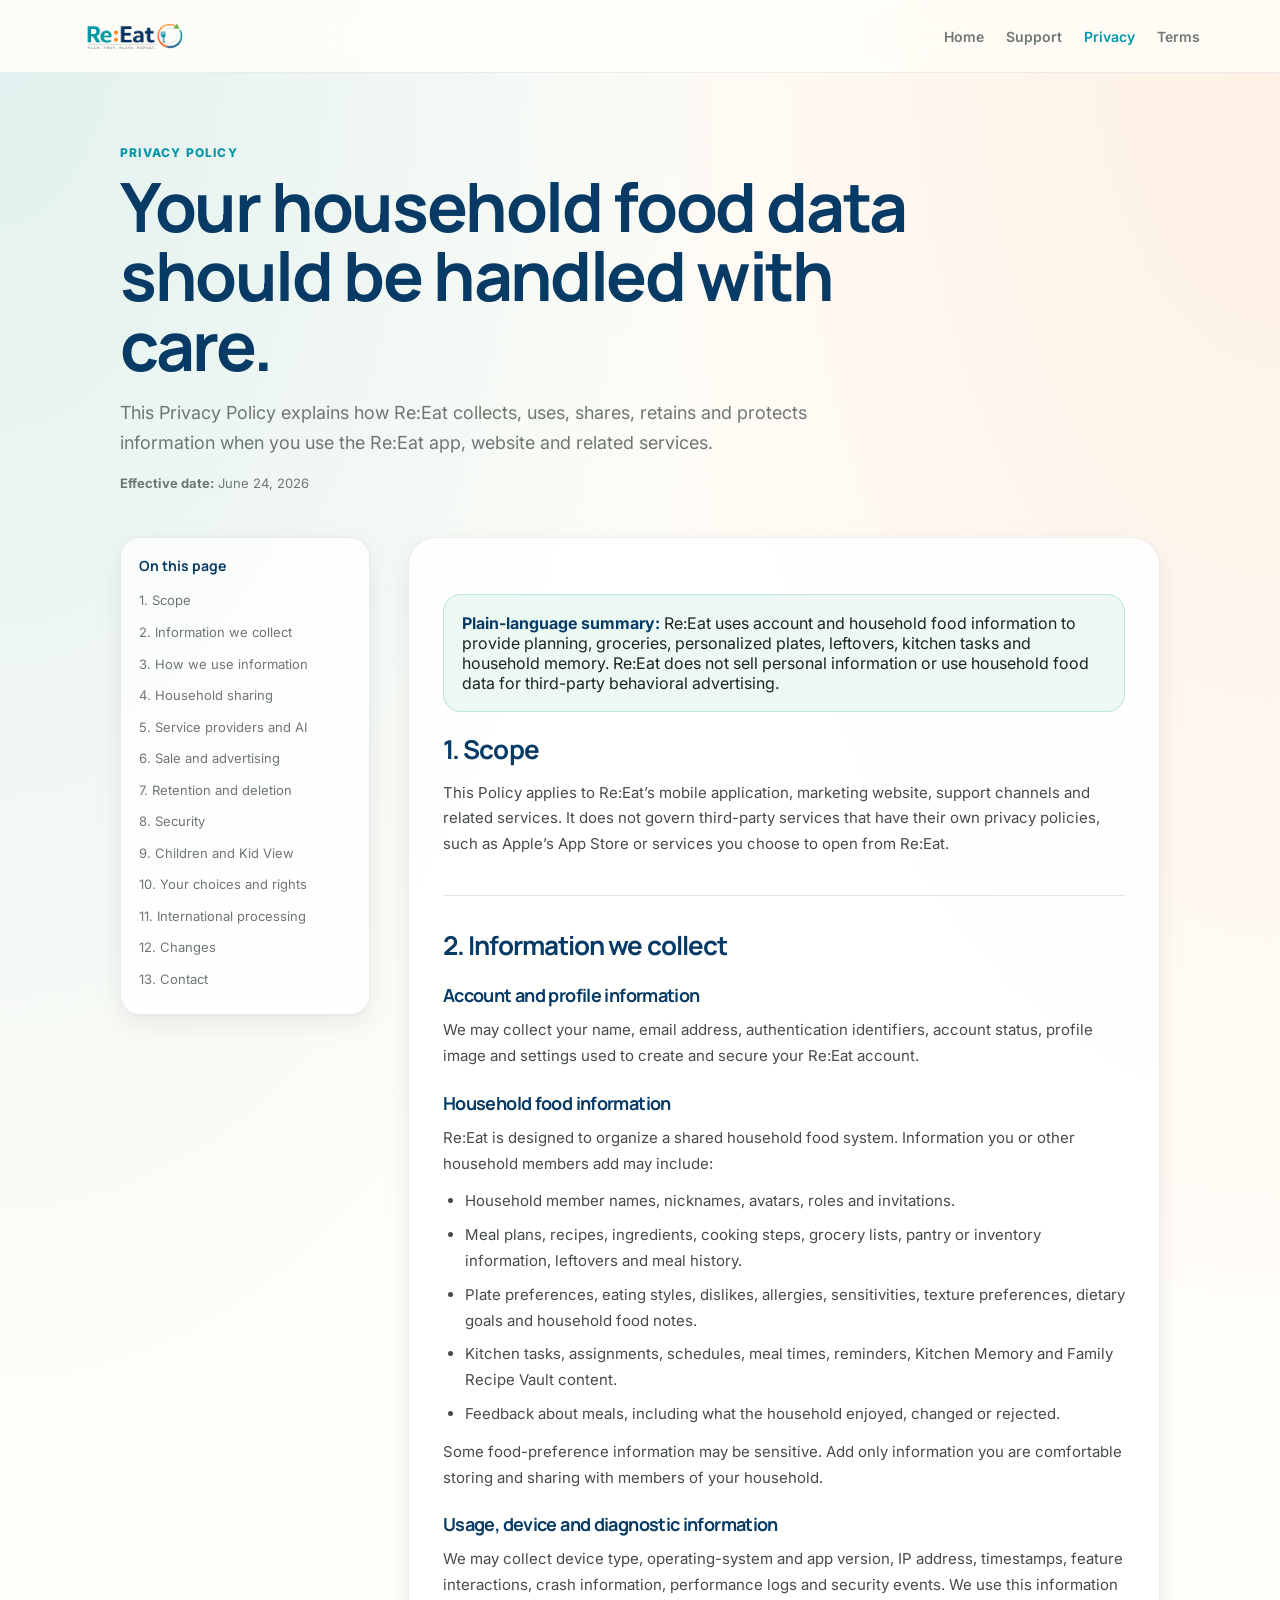
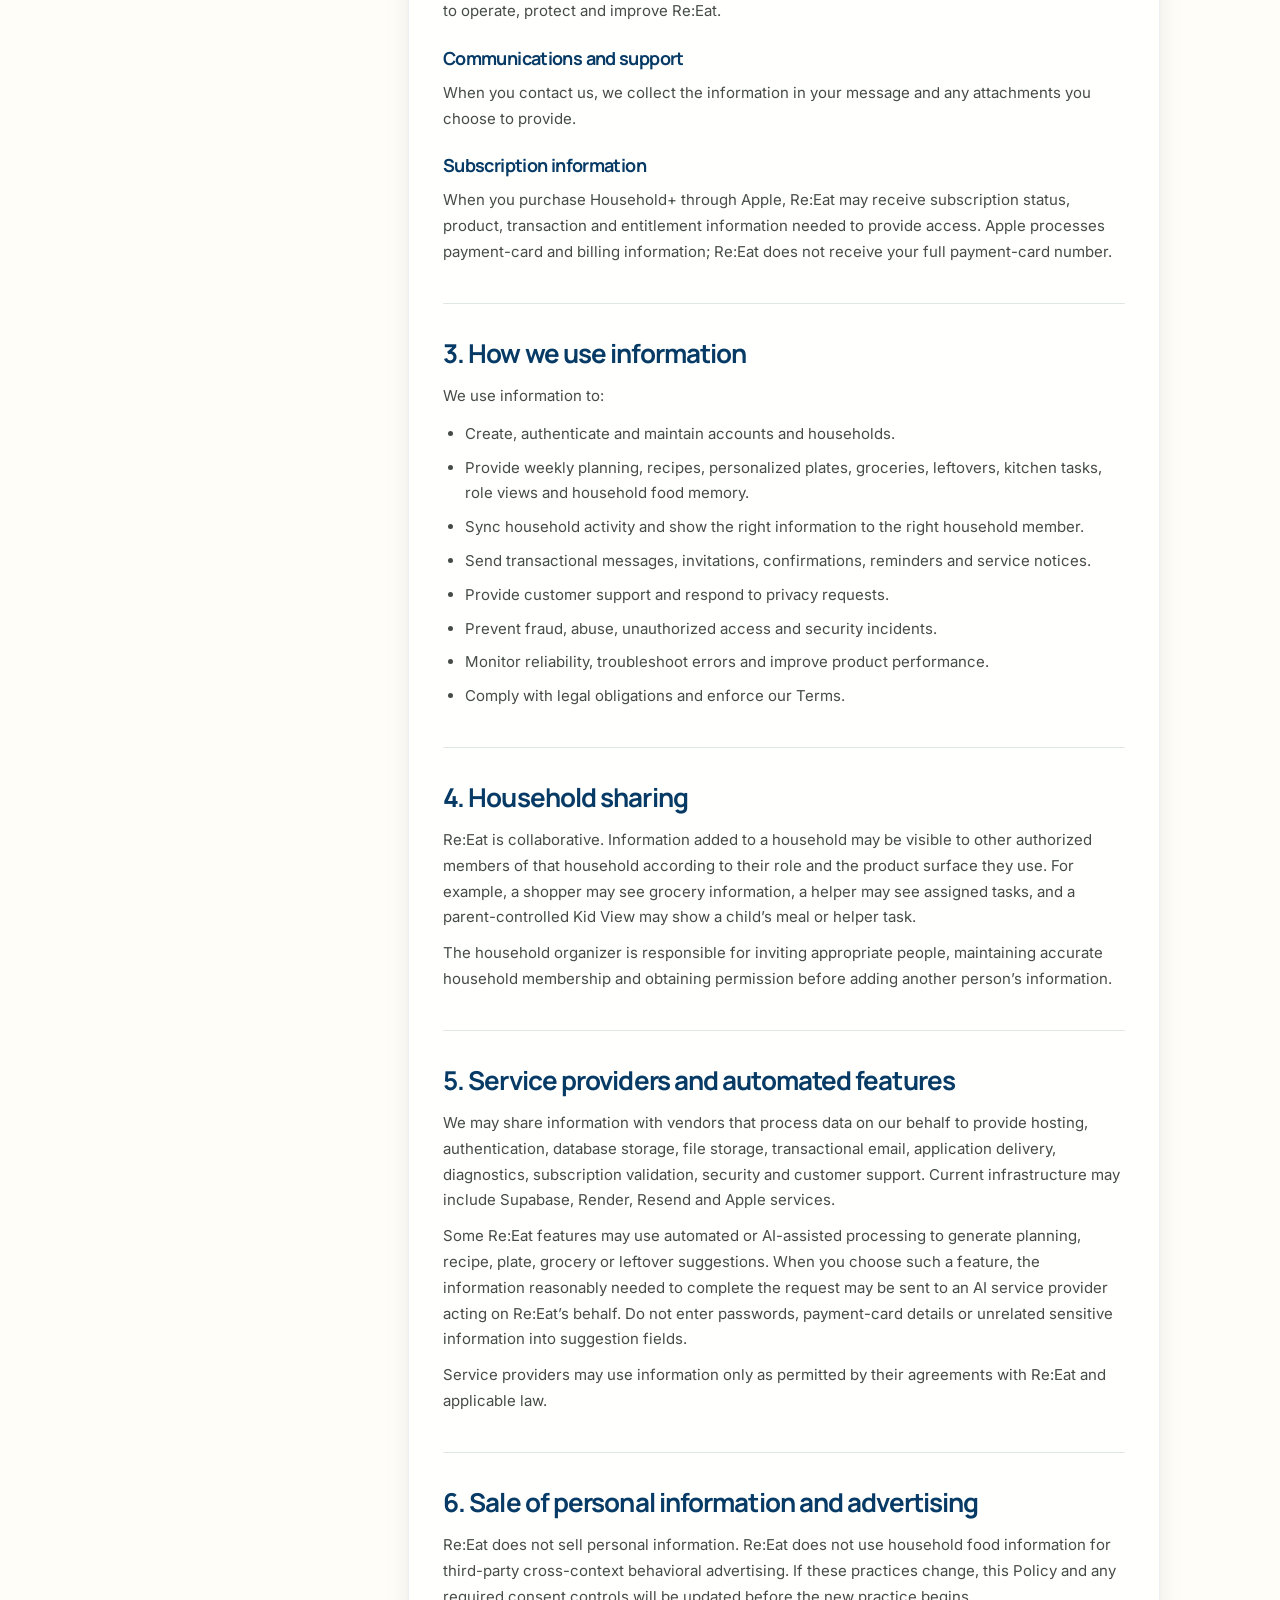
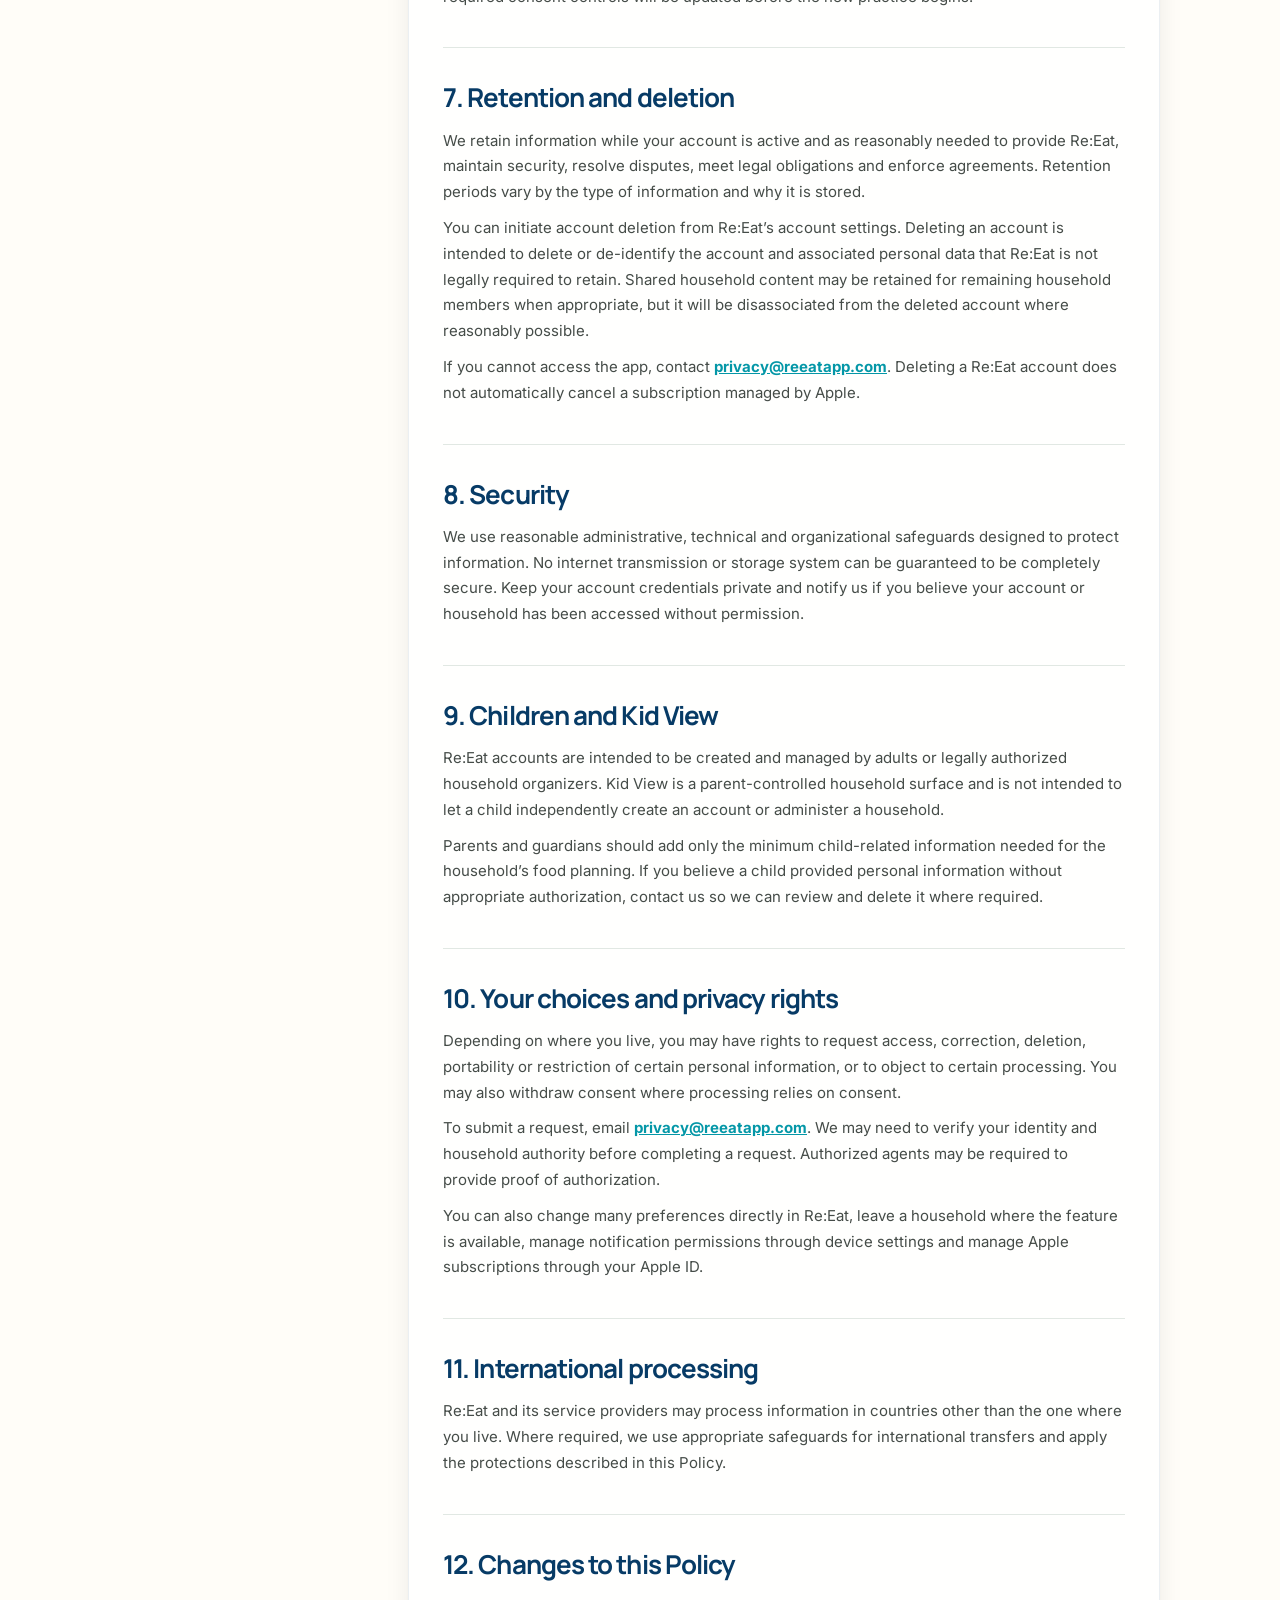
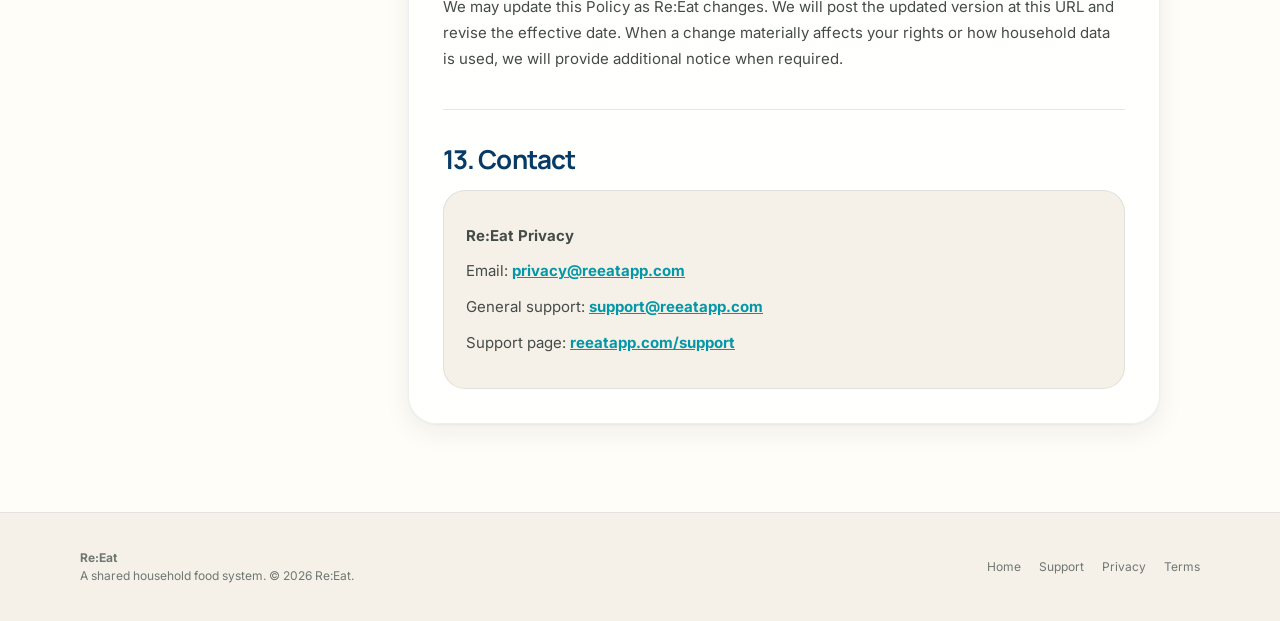
<file: privacy/index.html>
<!doctype html>
<html lang="en">
<head>
  <meta charset="UTF-8" />
  <meta name="viewport" content="width=device-width, initial-scale=1, viewport-fit=cover" />
  <title>Re:Eat Privacy Policy</title>
  <meta name="description" content="Learn what information Re:Eat collects, how household food data is used, how it is shared and how to request access or deletion." />
  <meta name="robots" content="index, follow, max-image-preview:large" />
  <meta name="theme-color" content="#FFFDF8" />
  <link rel="canonical" href="https://reeatapp.com/privacy/" />
  <link rel="icon" href="/favicon.ico" sizes="any" />
  <link rel="icon" type="image/png" sizes="32x32" href="/favicon-32x32.png" />
  <link rel="apple-touch-icon" sizes="180x180" href="/apple-touch-icon.png" />
  <meta property="og:site_name" content="Re:Eat" />
  <meta property="og:title" content="Re:Eat Privacy Policy" />
  <meta property="og:description" content="Learn what information Re:Eat collects, how household food data is used, how it is shared and how to request access or deletion." />
  <meta property="og:type" content="website" />
  <meta property="og:url" content="https://reeatapp.com/privacy/" />
  <meta property="og:image" content="https://reeatapp.com/og-image.png" />
  <meta name="twitter:card" content="summary_large_image" />
  <meta name="twitter:title" content="Re:Eat Privacy Policy" />
  <meta name="twitter:description" content="Learn what information Re:Eat collects, how household food data is used, how it is shared and how to request access or deletion." />
  <meta name="twitter:image" content="https://reeatapp.com/og-image.png" />
  <link rel="stylesheet" href="../legal.css" />
</head>
<body>
  <header class="site-header">
    <div class="header-inner">
      <a class="brand" href="/" aria-label="Re:Eat home"><img
  src="../reeat-logo.png"
  alt="Re:Eat"
  style="display:block;width:auto;height:36px;max-width:160px;object-fit:contain;"
/></a>
      <nav class="site-nav" aria-label="Legal and support navigation"><a href="/">Home</a><a href="/support/">Support</a><a href="/privacy/" aria-current="page">Privacy</a><a href="/terms/">Terms</a></nav>
    </div>
  </header>
<main class="page-shell">
  <section class="hero">
    <p class="eyebrow">Privacy Policy</p>
    <h1>Your household food data should be handled with care.</h1>
    <p class="hero-copy">This Privacy Policy explains how Re:Eat collects, uses, shares, retains and protects information when you use the Re:Eat app, website and related services.</p>
    <p class="meta-line"><strong>Effective date:</strong> June 24, 2026</p>
  </section>

  <div class="layout">
    <aside class="toc" aria-label="Privacy policy contents">
      <strong>On this page</strong>
      <a href="#scope">1. Scope</a>
      <a href="#information">2. Information we collect</a>
      <a href="#use">3. How we use information</a>
      <a href="#households">4. Household sharing</a>
      <a href="#providers">5. Service providers and AI</a>
      <a href="#sale">6. Sale and advertising</a>
      <a href="#retention">7. Retention and deletion</a>
      <a href="#security">8. Security</a>
      <a href="#children">9. Children and Kid View</a>
      <a href="#rights">10. Your choices and rights</a>
      <a href="#international">11. International processing</a>
      <a href="#changes">12. Changes</a>
      <a href="#contact">13. Contact</a>
    </aside>

    <article class="document">
      <div class="notice">
        <strong>Plain-language summary:</strong> Re:Eat uses account and household food information to provide planning, groceries, personalized plates, leftovers, kitchen tasks and household memory. Re:Eat does not sell personal information or use household food data for third-party behavioral advertising.
      </div>

      <section id="scope">
        <h2>1. Scope</h2>
        <p>This Policy applies to Re:Eat’s mobile application, marketing website, support channels and related services. It does not govern third-party services that have their own privacy policies, such as Apple’s App Store or services you choose to open from Re:Eat.</p>
      </section>

      <section id="information">
        <h2>2. Information we collect</h2>

        <h3>Account and profile information</h3>
        <p>We may collect your name, email address, authentication identifiers, account status, profile image and settings used to create and secure your Re:Eat account.</p>

        <h3>Household food information</h3>
        <p>Re:Eat is designed to organize a shared household food system. Information you or other household members add may include:</p>
        <ul>
          <li>Household member names, nicknames, avatars, roles and invitations.</li>
          <li>Meal plans, recipes, ingredients, cooking steps, grocery lists, pantry or inventory information, leftovers and meal history.</li>
          <li>Plate preferences, eating styles, dislikes, allergies, sensitivities, texture preferences, dietary goals and household food notes.</li>
          <li>Kitchen tasks, assignments, schedules, meal times, reminders, Kitchen Memory and Family Recipe Vault content.</li>
          <li>Feedback about meals, including what the household enjoyed, changed or rejected.</li>
        </ul>
        <p>Some food-preference information may be sensitive. Add only information you are comfortable storing and sharing with members of your household.</p>

        <h3>Usage, device and diagnostic information</h3>
        <p>We may collect device type, operating-system and app version, IP address, timestamps, feature interactions, crash information, performance logs and security events. We use this information to operate, protect and improve Re:Eat.</p>

        <h3>Communications and support</h3>
        <p>When you contact us, we collect the information in your message and any attachments you choose to provide.</p>

        <h3>Subscription information</h3>
        <p>When you purchase Household+ through Apple, Re:Eat may receive subscription status, product, transaction and entitlement information needed to provide access. Apple processes payment-card and billing information; Re:Eat does not receive your full payment-card number.</p>
      </section>

      <section id="use">
        <h2>3. How we use information</h2>
        <p>We use information to:</p>
        <ul>
          <li>Create, authenticate and maintain accounts and households.</li>
          <li>Provide weekly planning, recipes, personalized plates, groceries, leftovers, kitchen tasks, role views and household food memory.</li>
          <li>Sync household activity and show the right information to the right household member.</li>
          <li>Send transactional messages, invitations, confirmations, reminders and service notices.</li>
          <li>Provide customer support and respond to privacy requests.</li>
          <li>Prevent fraud, abuse, unauthorized access and security incidents.</li>
          <li>Monitor reliability, troubleshoot errors and improve product performance.</li>
          <li>Comply with legal obligations and enforce our Terms.</li>
        </ul>
      </section>

      <section id="households">
        <h2>4. Household sharing</h2>
        <p>Re:Eat is collaborative. Information added to a household may be visible to other authorized members of that household according to their role and the product surface they use. For example, a shopper may see grocery information, a helper may see assigned tasks, and a parent-controlled Kid View may show a child’s meal or helper task.</p>
        <p>The household organizer is responsible for inviting appropriate people, maintaining accurate household membership and obtaining permission before adding another person’s information.</p>
      </section>

      <section id="providers">
        <h2>5. Service providers and automated features</h2>
        <p>We may share information with vendors that process data on our behalf to provide hosting, authentication, database storage, file storage, transactional email, application delivery, diagnostics, subscription validation, security and customer support. Current infrastructure may include Supabase, Render, Resend and Apple services.</p>
        <p>Some Re:Eat features may use automated or AI-assisted processing to generate planning, recipe, plate, grocery or leftover suggestions. When you choose such a feature, the information reasonably needed to complete the request may be sent to an AI service provider acting on Re:Eat’s behalf. Do not enter passwords, payment-card details or unrelated sensitive information into suggestion fields.</p>
        <p>Service providers may use information only as permitted by their agreements with Re:Eat and applicable law.</p>
      </section>

      <section id="sale">
        <h2>6. Sale of personal information and advertising</h2>
        <p>Re:Eat does not sell personal information. Re:Eat does not use household food information for third-party cross-context behavioral advertising. If these practices change, this Policy and any required consent controls will be updated before the new practice begins.</p>
      </section>

      <section id="retention">
        <h2>7. Retention and deletion</h2>
        <p>We retain information while your account is active and as reasonably needed to provide Re:Eat, maintain security, resolve disputes, meet legal obligations and enforce agreements. Retention periods vary by the type of information and why it is stored.</p>
        <p>You can initiate account deletion from Re:Eat’s account settings. Deleting an account is intended to delete or de-identify the account and associated personal data that Re:Eat is not legally required to retain. Shared household content may be retained for remaining household members when appropriate, but it will be disassociated from the deleted account where reasonably possible.</p>
        <p>If you cannot access the app, contact <a class="inline-link" href="mailto:privacy@reeatapp.com?subject=Re%3AEat%20Account%20Deletion">privacy@reeatapp.com</a>. Deleting a Re:Eat account does not automatically cancel a subscription managed by Apple.</p>
      </section>

      <section id="security">
        <h2>8. Security</h2>
        <p>We use reasonable administrative, technical and organizational safeguards designed to protect information. No internet transmission or storage system can be guaranteed to be completely secure. Keep your account credentials private and notify us if you believe your account or household has been accessed without permission.</p>
      </section>

      <section id="children">
        <h2>9. Children and Kid View</h2>
        <p>Re:Eat accounts are intended to be created and managed by adults or legally authorized household organizers. Kid View is a parent-controlled household surface and is not intended to let a child independently create an account or administer a household.</p>
        <p>Parents and guardians should add only the minimum child-related information needed for the household’s food planning. If you believe a child provided personal information without appropriate authorization, contact us so we can review and delete it where required.</p>
      </section>

      <section id="rights">
        <h2>10. Your choices and privacy rights</h2>
        <p>Depending on where you live, you may have rights to request access, correction, deletion, portability or restriction of certain personal information, or to object to certain processing. You may also withdraw consent where processing relies on consent.</p>
        <p>To submit a request, email <a class="inline-link" href="mailto:privacy@reeatapp.com?subject=Re%3AEat%20Privacy%20Request">privacy@reeatapp.com</a>. We may need to verify your identity and household authority before completing a request. Authorized agents may be required to provide proof of authorization.</p>
        <p>You can also change many preferences directly in Re:Eat, leave a household where the feature is available, manage notification permissions through device settings and manage Apple subscriptions through your Apple ID.</p>
      </section>

      <section id="international">
        <h2>11. International processing</h2>
        <p>Re:Eat and its service providers may process information in countries other than the one where you live. Where required, we use appropriate safeguards for international transfers and apply the protections described in this Policy.</p>
      </section>

      <section id="changes">
        <h2>12. Changes to this Policy</h2>
        <p>We may update this Policy as Re:Eat changes. We will post the updated version at this URL and revise the effective date. When a change materially affects your rights or how household data is used, we will provide additional notice when required.</p>
      </section>

      <section id="contact">
        <h2>13. Contact</h2>
        <div class="contact-card">
          <p><strong>Re:Eat Privacy</strong></p>
          <p>Email: <a href="mailto:privacy@reeatapp.com">privacy@reeatapp.com</a></p>
          <p>General support: <a href="mailto:support@reeatapp.com">support@reeatapp.com</a></p>
          <p>Support page: <a href="https://reeatapp.com/support/">reeatapp.com/support</a></p>
        </div>
      </section>
    </article>
  </div>
</main>
  <footer class="site-footer">
    <div class="footer-inner">
      <div class="footer-copy"><strong>Re:Eat</strong><br />A shared household food system. © 2026 Re:Eat.</div>
      <nav class="footer-links" aria-label="Footer navigation">
        <a href="/">Home</a><a href="/support/">Support</a><a href="/privacy/">Privacy</a><a href="/terms/">Terms</a>
      </nav>
    </div>
  </footer>
</body>
</html>
</file>
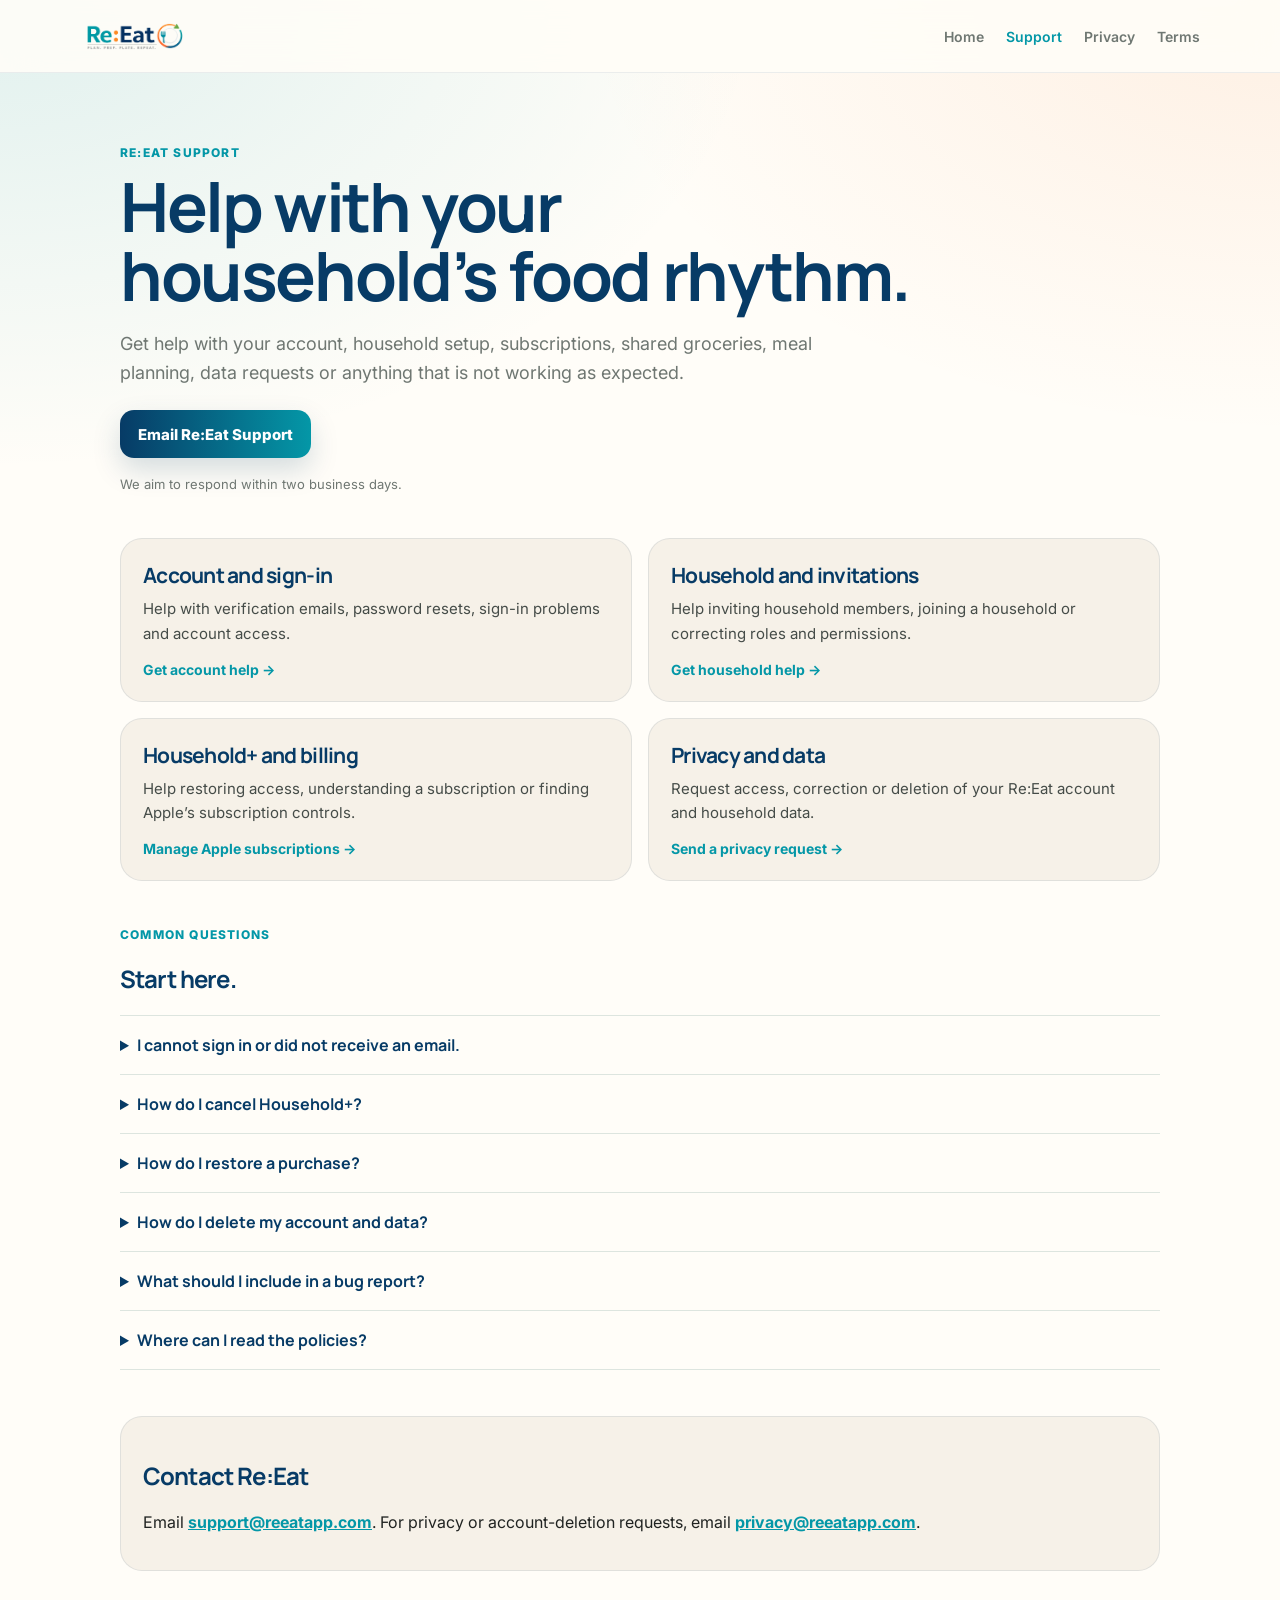
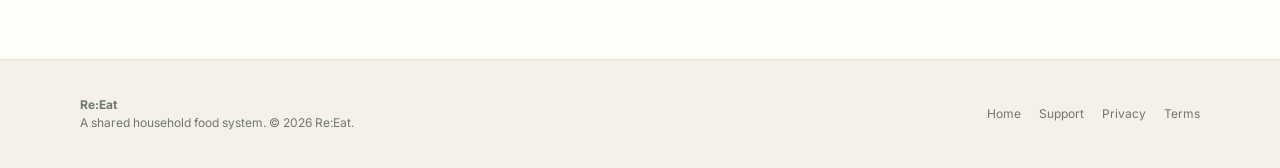
<file: support/index.html>
<!doctype html>
<html lang="en">
<head>
  <meta charset="UTF-8" />
  <meta name="viewport" content="width=device-width, initial-scale=1, viewport-fit=cover" />
  <title>Re:Eat Support</title>
  <meta name="description" content="Get help with your Re:Eat account, household, subscriptions, groceries, meal planning, data requests and troubleshooting." />
  <meta name="robots" content="index, follow, max-image-preview:large" />
  <meta name="theme-color" content="#FFFDF8" />
  <link rel="canonical" href="https://reeatapp.com/support/" />
  <link rel="icon" href="/favicon.ico" sizes="any" />
  <link rel="icon" type="image/png" sizes="32x32" href="/favicon-32x32.png" />
  <link rel="apple-touch-icon" sizes="180x180" href="/apple-touch-icon.png" />
  <meta property="og:site_name" content="Re:Eat" />
  <meta property="og:title" content="Re:Eat Support" />
  <meta property="og:description" content="Get help with your Re:Eat account, household, subscriptions, groceries, meal planning, data requests and troubleshooting." />
  <meta property="og:type" content="website" />
  <meta property="og:url" content="https://reeatapp.com/support/" />
  <meta property="og:image" content="https://reeatapp.com/og-image.png" />
  <meta name="twitter:card" content="summary_large_image" />
  <meta name="twitter:title" content="Re:Eat Support" />
  <meta name="twitter:description" content="Get help with your Re:Eat account, household, subscriptions, groceries, meal planning, data requests and troubleshooting." />
  <meta name="twitter:image" content="https://reeatapp.com/og-image.png" />
  <link rel="stylesheet" href="../legal.css" />
</head>
<body>
  <header class="site-header">
    <div class="header-inner">
      <a class="brand" href="/" aria-label="Re:Eat home"><img
  src="../reeat-logo.png"
  alt="Re:Eat"
  style="display:block;width:auto;height:36px;max-width:160px;object-fit:contain;"
/></a>
      <nav class="site-nav" aria-label="Legal and support navigation"><a href="/">Home</a><a href="/support/" aria-current="page">Support</a><a href="/privacy/">Privacy</a><a href="/terms/">Terms</a></nav>
    </div>
  </header>
<main class="page-shell">
  <section class="hero">
    <p class="eyebrow">Re:Eat Support</p>
    <h1>Help with your household’s food rhythm.</h1>
    <p class="hero-copy">Get help with your account, household setup, subscriptions, shared groceries, meal planning, data requests or anything that is not working as expected.</p>
    <a class="primary-action" href="mailto:support@reeatapp.com?subject=Re%3AEat%20Support%20Request">Email Re:Eat Support</a>
    <p class="meta-line">We aim to respond within two business days.</p>
  </section>

  <section class="support-grid" aria-label="Support topics">
    <article class="support-card">
      <h2>Account and sign-in</h2>
      <p>Help with verification emails, password resets, sign-in problems and account access.</p>
      <a href="mailto:support@reeatapp.com?subject=Re%3AEat%20Account%20Help">Get account help →</a>
    </article>
    <article class="support-card">
      <h2>Household and invitations</h2>
      <p>Help inviting household members, joining a household or correcting roles and permissions.</p>
      <a href="mailto:support@reeatapp.com?subject=Re%3AEat%20Household%20Help">Get household help →</a>
    </article>
    <article class="support-card">
      <h2>Household+ and billing</h2>
      <p>Help restoring access, understanding a subscription or finding Apple’s subscription controls.</p>
      <a href="https://apps.apple.com/account/subscriptions">Manage Apple subscriptions →</a>
    </article>
    <article class="support-card">
      <h2>Privacy and data</h2>
      <p>Request access, correction or deletion of your Re:Eat account and household data.</p>
      <a href="mailto:privacy@reeatapp.com?subject=Re%3AEat%20Privacy%20Request">Send a privacy request →</a>
    </article>
  </section>

  <section class="faq">
    <p class="eyebrow">Common questions</p>
    <h2>Start here.</h2>

    <details>
      <summary>I cannot sign in or did not receive an email.</summary>
      <div>Check the spam or junk folder for the address used with Re:Eat. Confirm that the email address is spelled correctly, then request a new verification or password-reset email. If it still does not arrive, contact <a class="inline-link" href="mailto:support@reeatapp.com">support@reeatapp.com</a>.</div>
    </details>

    <details>
      <summary>How do I cancel Household+?</summary>
      <div>Subscriptions purchased through Apple are managed through your Apple ID. Open iPhone Settings, tap your name, choose Subscriptions, select Re:Eat and follow Apple’s cancellation options. Deleting the Re:Eat app does not automatically cancel an active subscription.</div>
    </details>

    <details>
      <summary>How do I restore a purchase?</summary>
      <div>Use the Restore Purchases option in the Re:Eat subscription or account area while signed in with the Apple ID that made the purchase. If access does not return, send support the Apple transaction date and the Re:Eat account email. Do not send full payment-card details.</div>
    </details>

    <details id="delete-account">
      <summary>How do I delete my account and data?</summary>
      <div>Open Re:Eat, go to More or Account, and choose the account-deletion option. Follow the confirmation steps to request deletion of the account and associated household data that Re:Eat is not legally required to retain. If you cannot access the app, email <a class="inline-link" href="mailto:privacy@reeatapp.com?subject=Re%3AEat%20Account%20Deletion">privacy@reeatapp.com</a>. Cancel any Apple subscription separately through Apple’s subscription settings.</div>
    </details>

    <details>
      <summary>What should I include in a bug report?</summary>
      <div>Include the screen or feature involved, what you expected, what happened, the approximate time, your device model and iOS version, and a screenshot when possible. Never include passwords, verification codes or full payment information.</div>
    </details>

    <details>
      <summary>Where can I read the policies?</summary>
      <div>Read the <a class="inline-link" href="/privacy/">Privacy Policy</a> and <a class="inline-link" href="/terms/">Terms and Conditions</a>. These pages are also suitable for the corresponding App Store links.</div>
    </details>
  </section>

  <section class="contact-card" style="margin-top:46px">
    <h2>Contact Re:Eat</h2>
    <p>Email <a href="mailto:support@reeatapp.com">support@reeatapp.com</a>. For privacy or account-deletion requests, email <a href="mailto:privacy@reeatapp.com">privacy@reeatapp.com</a>.</p>
  </section>
</main>
  <footer class="site-footer">
    <div class="footer-inner">
      <div class="footer-copy"><strong>Re:Eat</strong><br />A shared household food system. © 2026 Re:Eat.</div>
      <nav class="footer-links" aria-label="Footer navigation">
        <a href="/">Home</a><a href="/support/">Support</a><a href="/privacy/">Privacy</a><a href="/terms/">Terms</a>
      </nav>
    </div>
  </footer>
</body>
</html>
</file>
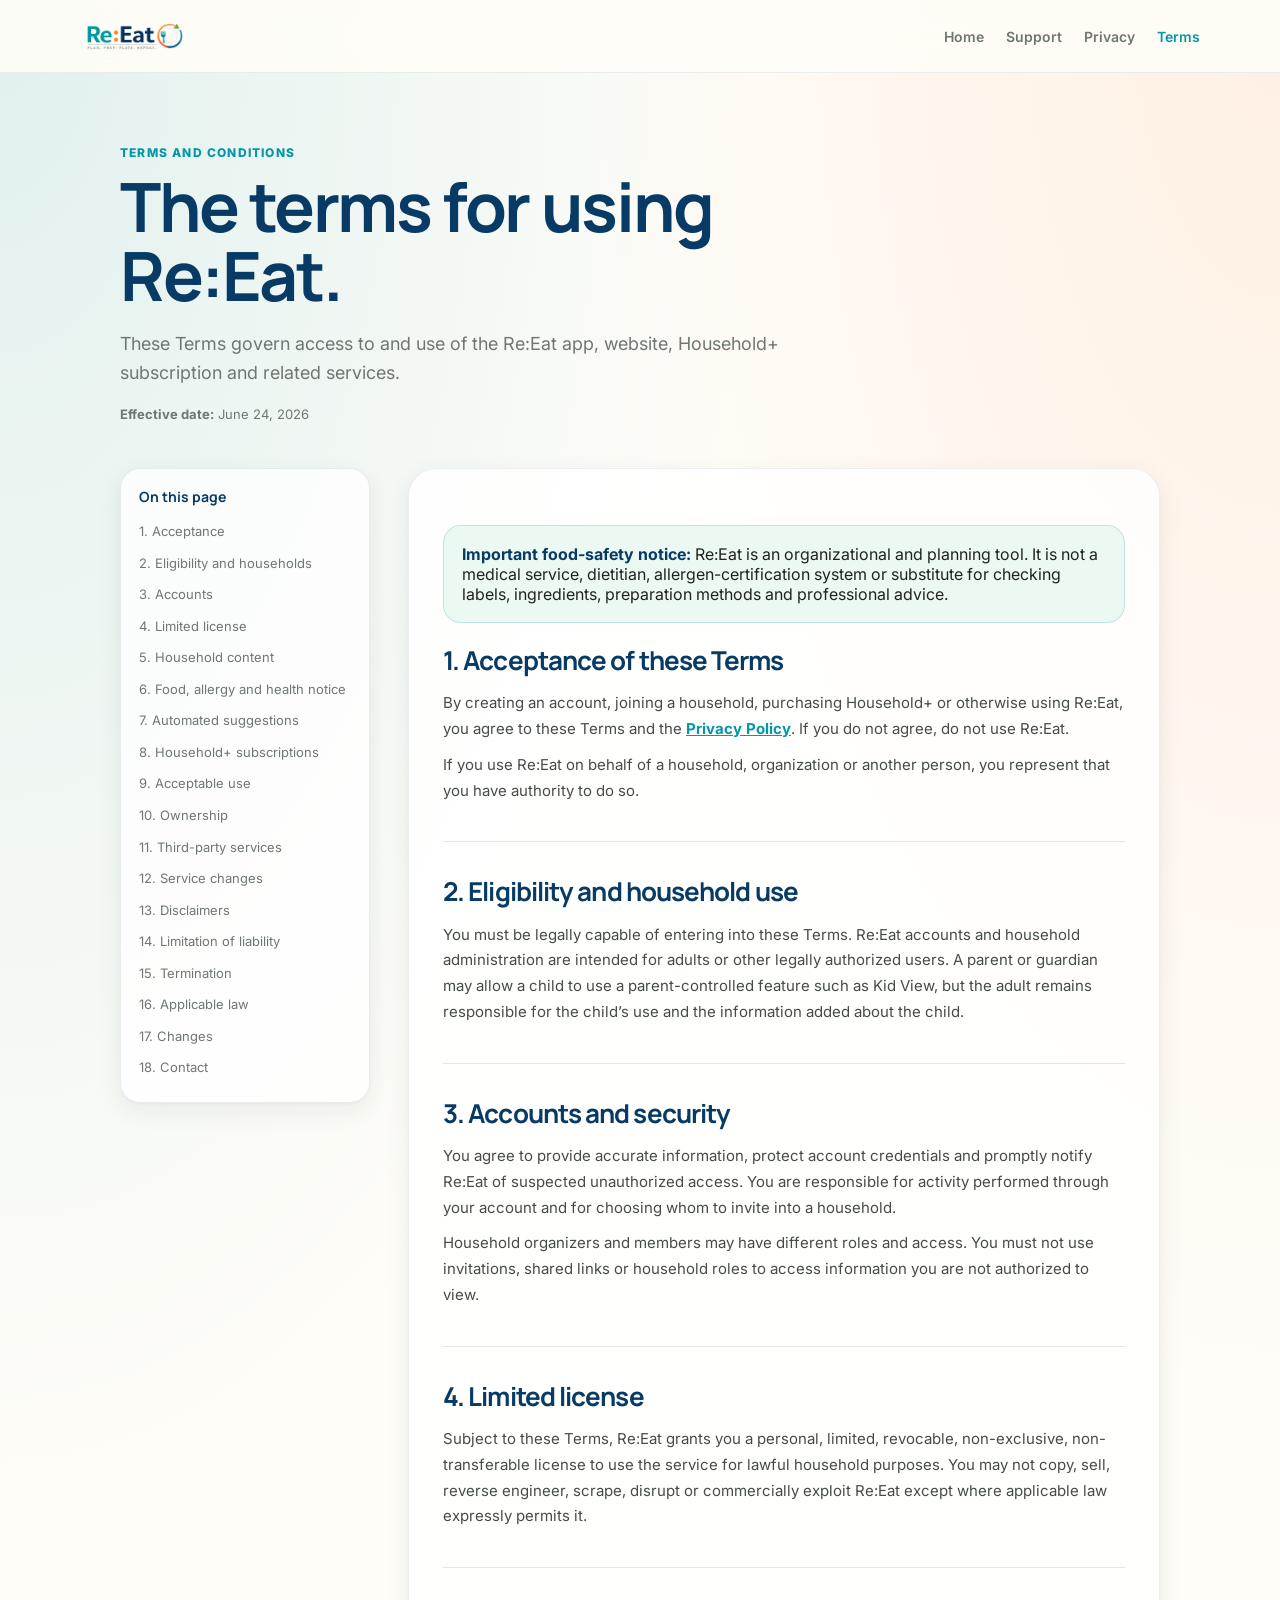
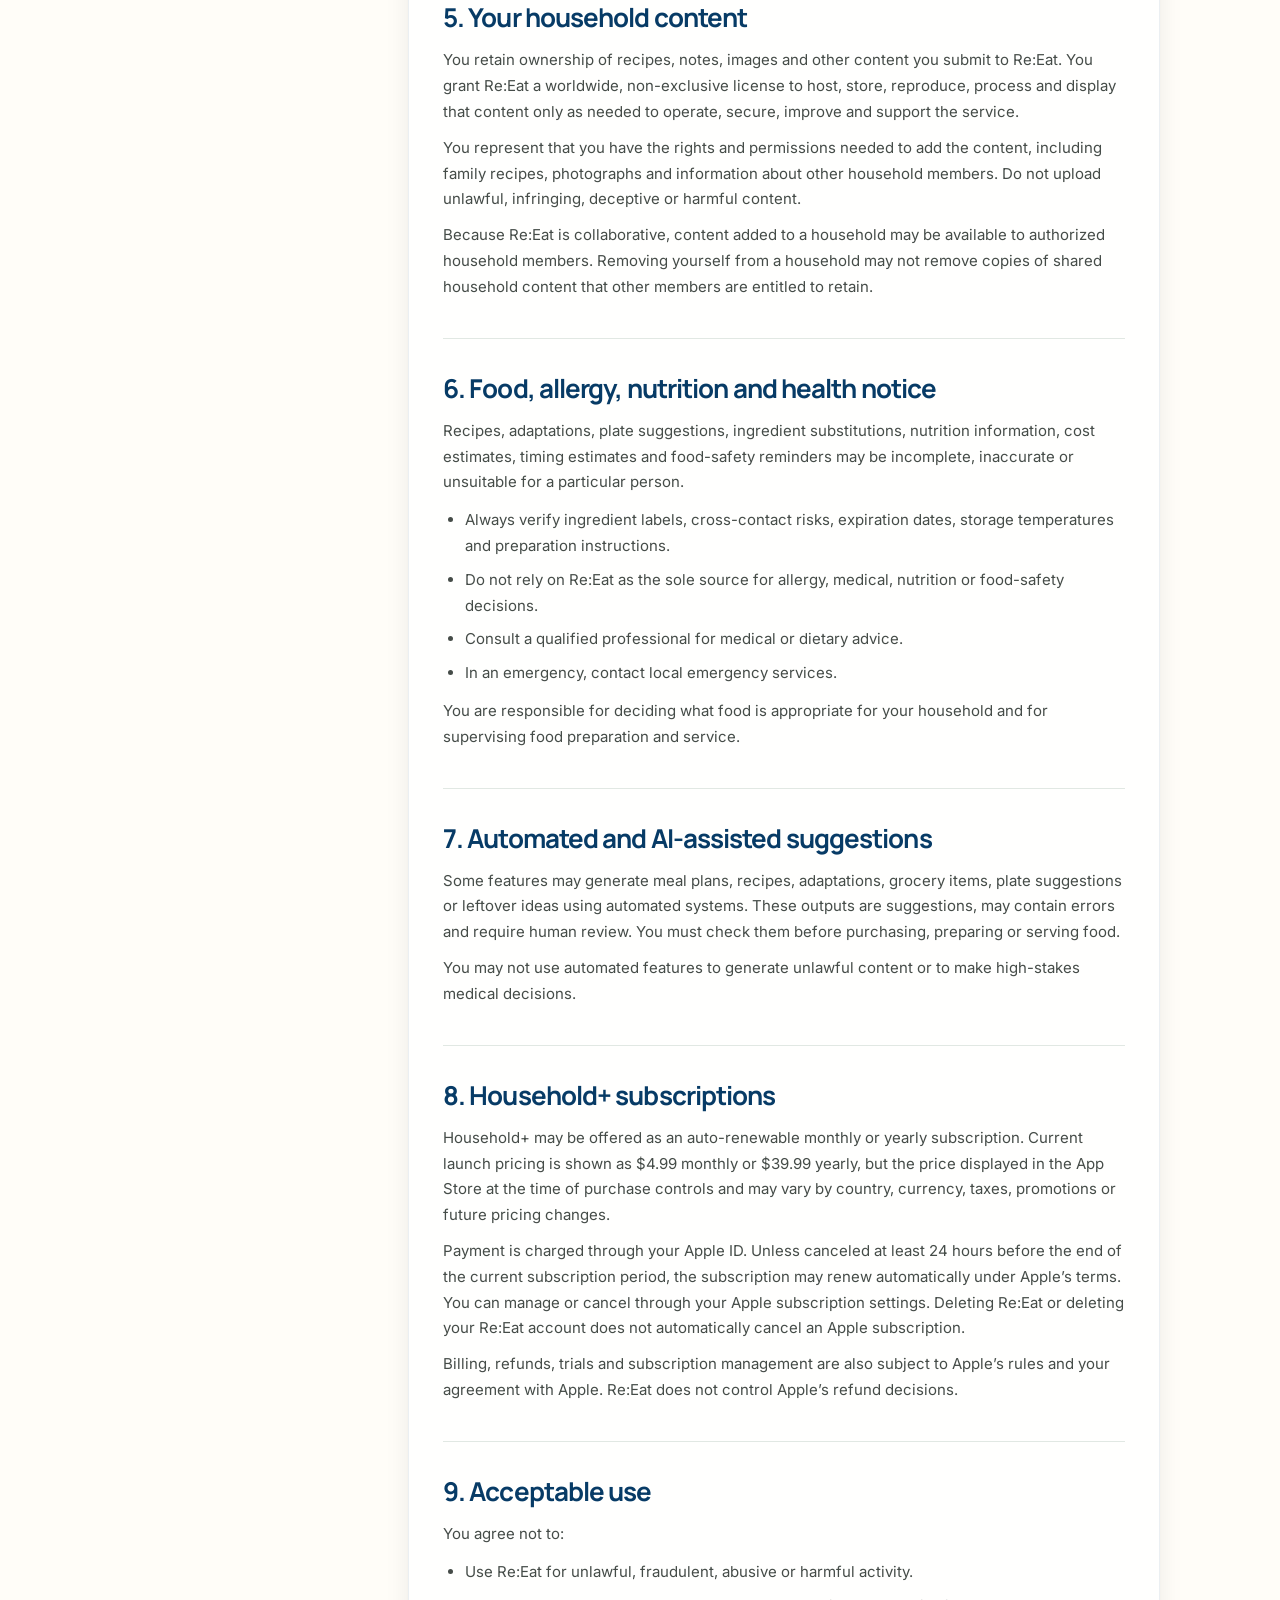
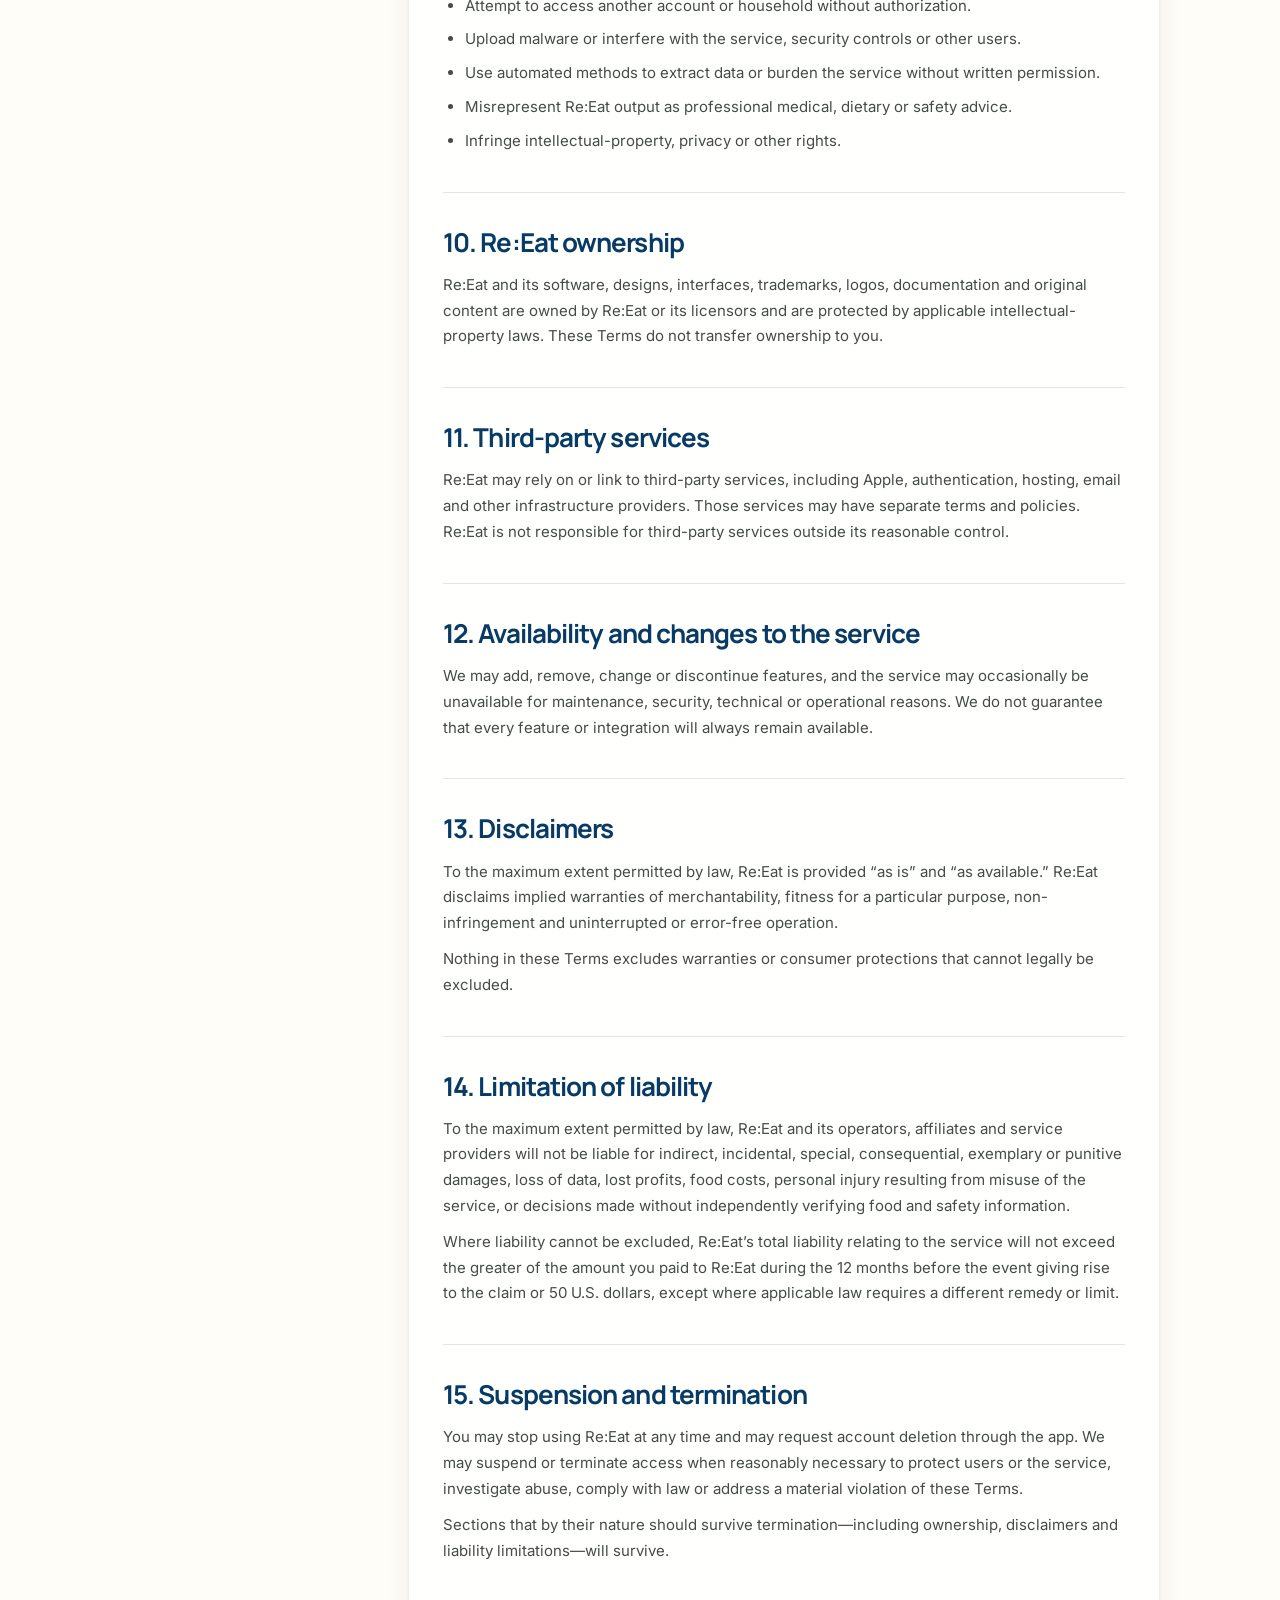
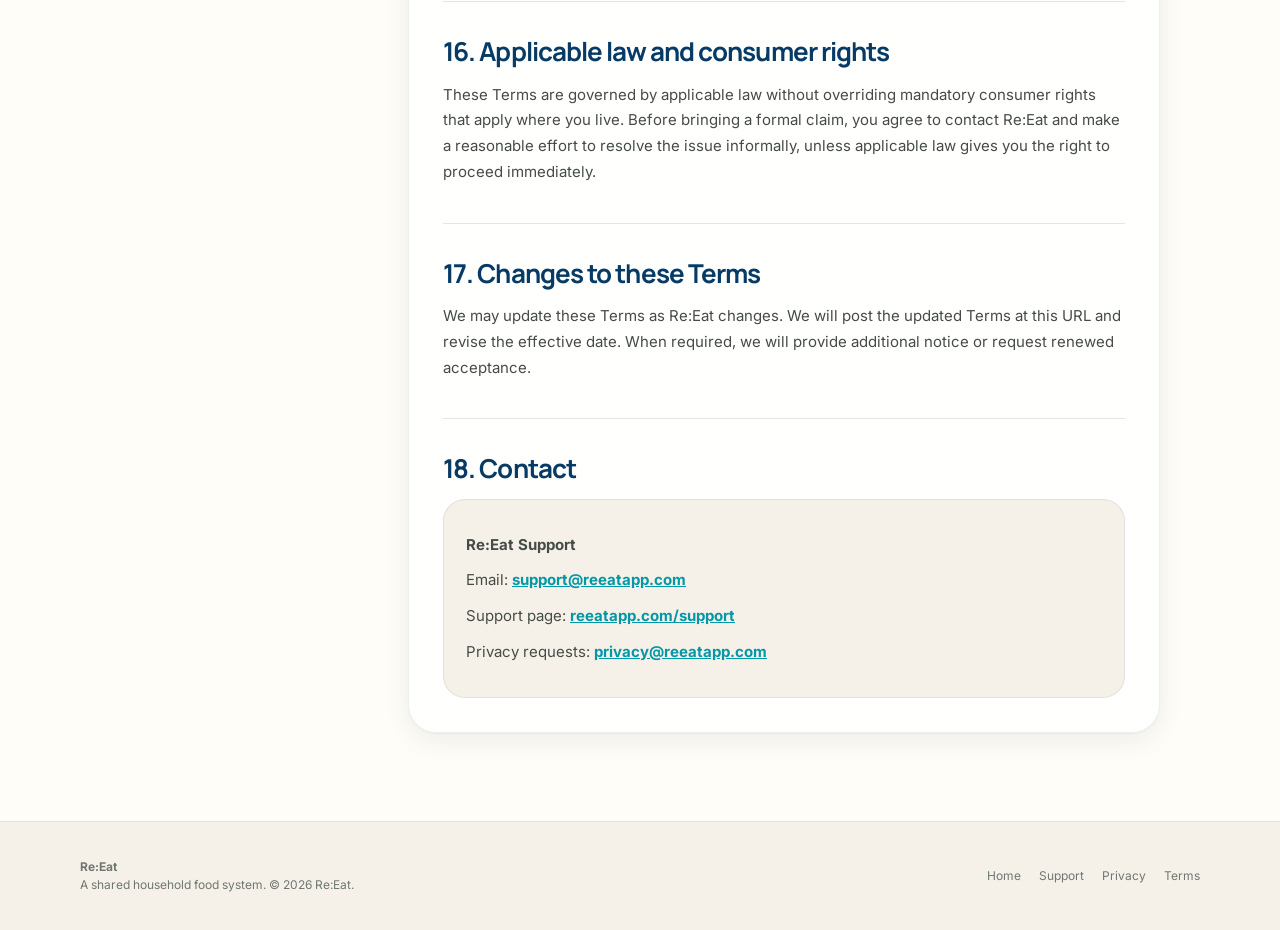
<file: terms/index.html>
<!doctype html>
<html lang="en">
<head>
  <meta charset="UTF-8" />
  <meta name="viewport" content="width=device-width, initial-scale=1, viewport-fit=cover" />
  <title>Re:Eat Terms and Conditions</title>
  <meta name="description" content="Read the terms governing Re:Eat accounts, households, food suggestions, user content, Household+ subscriptions and use of the service." />
  <meta name="robots" content="index, follow, max-image-preview:large" />
  <meta name="theme-color" content="#FFFDF8" />
  <link rel="canonical" href="https://reeatapp.com/terms/" />
  <link rel="icon" href="/favicon.ico" sizes="any" />
  <link rel="icon" type="image/png" sizes="32x32" href="/favicon-32x32.png" />
  <link rel="apple-touch-icon" sizes="180x180" href="/apple-touch-icon.png" />
  <meta property="og:site_name" content="Re:Eat" />
  <meta property="og:title" content="Re:Eat Terms and Conditions" />
  <meta property="og:description" content="Read the terms governing Re:Eat accounts, households, food suggestions, user content, Household+ subscriptions and use of the service." />
  <meta property="og:type" content="website" />
  <meta property="og:url" content="https://reeatapp.com/terms/" />
  <meta property="og:image" content="https://reeatapp.com/og-image.png" />
  <meta name="twitter:card" content="summary_large_image" />
  <meta name="twitter:title" content="Re:Eat Terms and Conditions" />
  <meta name="twitter:description" content="Read the terms governing Re:Eat accounts, households, food suggestions, user content, Household+ subscriptions and use of the service." />
  <meta name="twitter:image" content="https://reeatapp.com/og-image.png" />
  <link rel="stylesheet" href="../legal.css" />
</head>
<body>
  <header class="site-header">
    <div class="header-inner">
      <a class="brand" href="/" aria-label="Re:Eat home"><img
  src="../reeat-logo.png"
  alt="Re:Eat"
  style="display:block;width:auto;height:36px;max-width:160px;object-fit:contain;"
/></a>
      <nav class="site-nav" aria-label="Legal and support navigation"><a href="/">Home</a><a href="/support/">Support</a><a href="/privacy/">Privacy</a><a href="/terms/" aria-current="page">Terms</a></nav>
    </div>
  </header>
<main class="page-shell">
  <section class="hero">
    <p class="eyebrow">Terms and Conditions</p>
    <h1>The terms for using Re:Eat.</h1>
    <p class="hero-copy">These Terms govern access to and use of the Re:Eat app, website, Household+ subscription and related services.</p>
    <p class="meta-line"><strong>Effective date:</strong> June 24, 2026</p>
  </section>

  <div class="layout">
    <aside class="toc" aria-label="Terms contents">
      <strong>On this page</strong>
      <a href="#acceptance">1. Acceptance</a>
      <a href="#eligibility">2. Eligibility and households</a>
      <a href="#accounts">3. Accounts</a>
      <a href="#license">4. Limited license</a>
      <a href="#content">5. Household content</a>
      <a href="#food">6. Food, allergy and health notice</a>
      <a href="#ai">7. Automated suggestions</a>
      <a href="#subscriptions">8. Household+ subscriptions</a>
      <a href="#conduct">9. Acceptable use</a>
      <a href="#ownership">10. Ownership</a>
      <a href="#third-party">11. Third-party services</a>
      <a href="#availability">12. Service changes</a>
      <a href="#disclaimers">13. Disclaimers</a>
      <a href="#liability">14. Limitation of liability</a>
      <a href="#termination">15. Termination</a>
      <a href="#law">16. Applicable law</a>
      <a href="#changes">17. Changes</a>
      <a href="#contact">18. Contact</a>
    </aside>

    <article class="document">
      <div class="notice">
        <strong>Important food-safety notice:</strong> Re:Eat is an organizational and planning tool. It is not a medical service, dietitian, allergen-certification system or substitute for checking labels, ingredients, preparation methods and professional advice.
      </div>

      <section id="acceptance">
        <h2>1. Acceptance of these Terms</h2>
        <p>By creating an account, joining a household, purchasing Household+ or otherwise using Re:Eat, you agree to these Terms and the <a class="inline-link" href="/privacy/">Privacy Policy</a>. If you do not agree, do not use Re:Eat.</p>
        <p>If you use Re:Eat on behalf of a household, organization or another person, you represent that you have authority to do so.</p>
      </section>

      <section id="eligibility">
        <h2>2. Eligibility and household use</h2>
        <p>You must be legally capable of entering into these Terms. Re:Eat accounts and household administration are intended for adults or other legally authorized users. A parent or guardian may allow a child to use a parent-controlled feature such as Kid View, but the adult remains responsible for the child’s use and the information added about the child.</p>
      </section>

      <section id="accounts">
        <h2>3. Accounts and security</h2>
        <p>You agree to provide accurate information, protect account credentials and promptly notify Re:Eat of suspected unauthorized access. You are responsible for activity performed through your account and for choosing whom to invite into a household.</p>
        <p>Household organizers and members may have different roles and access. You must not use invitations, shared links or household roles to access information you are not authorized to view.</p>
      </section>

      <section id="license">
        <h2>4. Limited license</h2>
        <p>Subject to these Terms, Re:Eat grants you a personal, limited, revocable, non-exclusive, non-transferable license to use the service for lawful household purposes. You may not copy, sell, reverse engineer, scrape, disrupt or commercially exploit Re:Eat except where applicable law expressly permits it.</p>
      </section>

      <section id="content">
        <h2>5. Your household content</h2>
        <p>You retain ownership of recipes, notes, images and other content you submit to Re:Eat. You grant Re:Eat a worldwide, non-exclusive license to host, store, reproduce, process and display that content only as needed to operate, secure, improve and support the service.</p>
        <p>You represent that you have the rights and permissions needed to add the content, including family recipes, photographs and information about other household members. Do not upload unlawful, infringing, deceptive or harmful content.</p>
        <p>Because Re:Eat is collaborative, content added to a household may be available to authorized household members. Removing yourself from a household may not remove copies of shared household content that other members are entitled to retain.</p>
      </section>

      <section id="food">
        <h2>6. Food, allergy, nutrition and health notice</h2>
        <p>Recipes, adaptations, plate suggestions, ingredient substitutions, nutrition information, cost estimates, timing estimates and food-safety reminders may be incomplete, inaccurate or unsuitable for a particular person.</p>
        <ul>
          <li>Always verify ingredient labels, cross-contact risks, expiration dates, storage temperatures and preparation instructions.</li>
          <li>Do not rely on Re:Eat as the sole source for allergy, medical, nutrition or food-safety decisions.</li>
          <li>Consult a qualified professional for medical or dietary advice.</li>
          <li>In an emergency, contact local emergency services.</li>
        </ul>
        <p>You are responsible for deciding what food is appropriate for your household and for supervising food preparation and service.</p>
      </section>

      <section id="ai">
        <h2>7. Automated and AI-assisted suggestions</h2>
        <p>Some features may generate meal plans, recipes, adaptations, grocery items, plate suggestions or leftover ideas using automated systems. These outputs are suggestions, may contain errors and require human review. You must check them before purchasing, preparing or serving food.</p>
        <p>You may not use automated features to generate unlawful content or to make high-stakes medical decisions.</p>
      </section>

      <section id="subscriptions">
        <h2>8. Household+ subscriptions</h2>
        <p>Household+ may be offered as an auto-renewable monthly or yearly subscription. Current launch pricing is shown as $4.99 monthly or $39.99 yearly, but the price displayed in the App Store at the time of purchase controls and may vary by country, currency, taxes, promotions or future pricing changes.</p>
        <p>Payment is charged through your Apple ID. Unless canceled at least 24 hours before the end of the current subscription period, the subscription may renew automatically under Apple’s terms. You can manage or cancel through your Apple subscription settings. Deleting Re:Eat or deleting your Re:Eat account does not automatically cancel an Apple subscription.</p>
        <p>Billing, refunds, trials and subscription management are also subject to Apple’s rules and your agreement with Apple. Re:Eat does not control Apple’s refund decisions.</p>
      </section>

      <section id="conduct">
        <h2>9. Acceptable use</h2>
        <p>You agree not to:</p>
        <ul>
          <li>Use Re:Eat for unlawful, fraudulent, abusive or harmful activity.</li>
          <li>Attempt to access another account or household without authorization.</li>
          <li>Upload malware or interfere with the service, security controls or other users.</li>
          <li>Use automated methods to extract data or burden the service without written permission.</li>
          <li>Misrepresent Re:Eat output as professional medical, dietary or safety advice.</li>
          <li>Infringe intellectual-property, privacy or other rights.</li>
        </ul>
      </section>

      <section id="ownership">
        <h2>10. Re:Eat ownership</h2>
        <p>Re:Eat and its software, designs, interfaces, trademarks, logos, documentation and original content are owned by Re:Eat or its licensors and are protected by applicable intellectual-property laws. These Terms do not transfer ownership to you.</p>
      </section>

      <section id="third-party">
        <h2>11. Third-party services</h2>
        <p>Re:Eat may rely on or link to third-party services, including Apple, authentication, hosting, email and other infrastructure providers. Those services may have separate terms and policies. Re:Eat is not responsible for third-party services outside its reasonable control.</p>
      </section>

      <section id="availability">
        <h2>12. Availability and changes to the service</h2>
        <p>We may add, remove, change or discontinue features, and the service may occasionally be unavailable for maintenance, security, technical or operational reasons. We do not guarantee that every feature or integration will always remain available.</p>
      </section>

      <section id="disclaimers">
        <h2>13. Disclaimers</h2>
        <p>To the maximum extent permitted by law, Re:Eat is provided “as is” and “as available.” Re:Eat disclaims implied warranties of merchantability, fitness for a particular purpose, non-infringement and uninterrupted or error-free operation.</p>
        <p>Nothing in these Terms excludes warranties or consumer protections that cannot legally be excluded.</p>
      </section>

      <section id="liability">
        <h2>14. Limitation of liability</h2>
        <p>To the maximum extent permitted by law, Re:Eat and its operators, affiliates and service providers will not be liable for indirect, incidental, special, consequential, exemplary or punitive damages, loss of data, lost profits, food costs, personal injury resulting from misuse of the service, or decisions made without independently verifying food and safety information.</p>
        <p>Where liability cannot be excluded, Re:Eat’s total liability relating to the service will not exceed the greater of the amount you paid to Re:Eat during the 12 months before the event giving rise to the claim or 50 U.S. dollars, except where applicable law requires a different remedy or limit.</p>
      </section>

      <section id="termination">
        <h2>15. Suspension and termination</h2>
        <p>You may stop using Re:Eat at any time and may request account deletion through the app. We may suspend or terminate access when reasonably necessary to protect users or the service, investigate abuse, comply with law or address a material violation of these Terms.</p>
        <p>Sections that by their nature should survive termination—including ownership, disclaimers and liability limitations—will survive.</p>
      </section>

      <section id="law">
        <h2>16. Applicable law and consumer rights</h2>
        <p>These Terms are governed by applicable law without overriding mandatory consumer rights that apply where you live. Before bringing a formal claim, you agree to contact Re:Eat and make a reasonable effort to resolve the issue informally, unless applicable law gives you the right to proceed immediately.</p>
      </section>

      <section id="changes">
        <h2>17. Changes to these Terms</h2>
        <p>We may update these Terms as Re:Eat changes. We will post the updated Terms at this URL and revise the effective date. When required, we will provide additional notice or request renewed acceptance.</p>
      </section>

      <section id="contact">
        <h2>18. Contact</h2>
        <div class="contact-card">
          <p><strong>Re:Eat Support</strong></p>
          <p>Email: <a href="mailto:support@reeatapp.com">support@reeatapp.com</a></p>
          <p>Support page: <a href="https://reeatapp.com/support/">reeatapp.com/support</a></p>
          <p>Privacy requests: <a href="mailto:privacy@reeatapp.com">privacy@reeatapp.com</a></p>
        </div>
      </section>
    </article>
  </div>
</main>
  <footer class="site-footer">
    <div class="footer-inner">
      <div class="footer-copy"><strong>Re:Eat</strong><br />A shared household food system. © 2026 Re:Eat.</div>
      <nav class="footer-links" aria-label="Footer navigation">
        <a href="/">Home</a><a href="/support/">Support</a><a href="/privacy/">Privacy</a><a href="/terms/">Terms</a>
      </nav>
    </div>
  </footer>
</body>
</html>
</file>
<file: legal.css>
@import url('https://fonts.googleapis.com/css2?family=Inter:wght@400;500;600;700&family=Manrope:wght@500;600;700;800&display=swap');
:root{--teal:#0497A7;--navy:#073B66;--orange:#F47A2A;--green:#4FB85F;--plate:#FFFDF8;--oat:#F6F1E8;--ink:#202321;--muted:#6F7772;--mist:#DDE5DF;--shadow:0 1px 2px rgba(32,35,33,.04),0 8px 26px rgba(32,35,33,.07)}
*{box-sizing:border-box}html{scroll-behavior:smooth}body{margin:0;background:radial-gradient(85% 38% at 0 0,rgba(4,151,167,.12),transparent 70%),radial-gradient(78% 35% at 100% 0,rgba(244,122,42,.10),transparent 70%),var(--plate);color:var(--ink);font-family:Inter,system-ui,-apple-system,"Segoe UI",sans-serif;-webkit-font-smoothing:antialiased}a{color:inherit}a:focus-visible{outline:3px solid rgba(4,151,167,.35);outline-offset:3px;border-radius:6px}
.site-header{position:sticky;top:0;z-index:20;border-bottom:1px solid rgba(7,59,102,.08);background:rgba(255,253,248,.9);backdrop-filter:blur(18px) saturate(130%)}.header-inner{width:min(1120px,calc(100% - 36px));min-height:72px;margin:auto;display:flex;align-items:center;justify-content:space-between;gap:24px}.brand img{display:block;height:36px;width:auto}.site-nav{display:flex;align-items:center;gap:22px;color:var(--muted);font-size:14px;font-weight:600}.site-nav a{text-decoration:none}.site-nav a:hover,.site-nav a[aria-current=page]{color:var(--teal)}
.page-shell{width:min(1040px,calc(100% - 36px));margin:auto;padding:72px 0 88px}.hero{max-width:820px;margin-bottom:46px}.eyebrow{margin:0 0 12px;color:var(--teal);font-size:12px;font-weight:800;letter-spacing:.1em;text-transform:uppercase}h1,h2,h3{font-family:Manrope,system-ui,-apple-system,"Segoe UI",sans-serif;color:var(--navy);letter-spacing:-.035em}h1{margin:0;font-size:clamp(42px,6vw,68px);line-height:1.02}.hero-copy{max-width:740px;margin:18px 0 0;color:var(--muted);font-size:18px;line-height:1.65}.meta-line{margin:18px 0 0;color:var(--muted);font-size:13px}
.layout{display:grid;grid-template-columns:250px minmax(0,1fr);align-items:start;gap:38px}.toc{position:sticky;top:96px;padding:18px;border:1px solid rgba(7,59,102,.09);border-radius:20px;background:rgba(255,255,255,.74);box-shadow:var(--shadow)}.toc strong{display:block;margin-bottom:10px;color:var(--navy);font-family:Manrope,sans-serif;font-size:14px}.toc a{display:block;padding:7px 0;color:var(--muted);font-size:13px;line-height:1.35;text-decoration:none}.toc a:hover{color:var(--teal)}
.document{padding:34px;border:1px solid rgba(7,59,102,.08);border-radius:28px;background:rgba(255,255,255,.82);box-shadow:var(--shadow)}.document section+section{margin-top:38px;padding-top:34px;border-top:1px solid rgba(221,229,223,.86)}.document h2{margin:0 0 14px;font-size:26px;line-height:1.2}.document h3{margin:22px 0 8px;font-size:18px}.document p,.document li{color:#454C48;font-size:15px;line-height:1.72}.document p{margin:10px 0}.document ul,.document ol{margin:12px 0;padding-left:22px}.document li+li{margin-top:8px}.notice{margin:22px 0;padding:18px;border:1px solid rgba(4,151,167,.2);border-radius:18px;background:rgba(221,245,234,.55)}.notice strong{color:var(--navy)}
.contact-card,.support-card{padding:22px;border:1px solid rgba(7,59,102,.09);border-radius:22px;background:var(--oat)}.contact-card a,.inline-link{color:var(--teal);font-weight:700}.support-grid{display:grid;grid-template-columns:repeat(2,minmax(0,1fr));gap:16px}.support-card h2{margin:0 0 8px;font-size:21px}.support-card p{margin:0;color:#454C48;font-size:15px;line-height:1.65}.support-card a{display:inline-flex;margin-top:14px;color:var(--teal);font-size:14px;font-weight:700;text-decoration:none}.primary-action{display:inline-flex;min-height:48px;margin-top:22px;padding:0 18px;align-items:center;justify-content:center;border-radius:14px;background:linear-gradient(90deg,var(--navy),var(--teal));color:#fff;font-size:15px;font-weight:800;text-decoration:none;box-shadow:0 12px 28px rgba(7,59,102,.17)}
.faq{margin-top:46px}.faq details{border-top:1px solid var(--mist)}.faq details:last-child{border-bottom:1px solid var(--mist)}.faq summary{padding:18px 0;cursor:pointer;color:var(--navy);font-family:Manrope,sans-serif;font-weight:700}.faq details div{padding:0 0 18px;color:#454C48;font-size:15px;line-height:1.7}
.site-footer{padding:36px 0;border-top:1px solid rgba(7,59,102,.08);background:var(--oat)}.footer-inner{width:min(1120px,calc(100% - 36px));margin:auto;display:grid;grid-template-columns:1fr auto;align-items:center;gap:24px}.footer-copy{color:var(--muted);font-size:12px;line-height:1.5}.footer-links{display:flex;flex-wrap:wrap;gap:18px;color:var(--muted);font-size:12px}.footer-links a{text-decoration:none}.footer-links a:hover{color:var(--teal)}
@media(max-width:820px){.site-nav{gap:14px;font-size:12px}.layout{grid-template-columns:1fr}.toc{position:static}.support-grid{grid-template-columns:1fr}}
@media(max-width:620px){.header-inner{min-height:64px}.brand img{height:31px}.site-nav a:first-child{display:none}.page-shell{padding:54px 0 68px}.hero-copy{font-size:16px}.document{padding:22px 18px;border-radius:22px}.footer-inner{grid-template-columns:1fr}}
</file>
